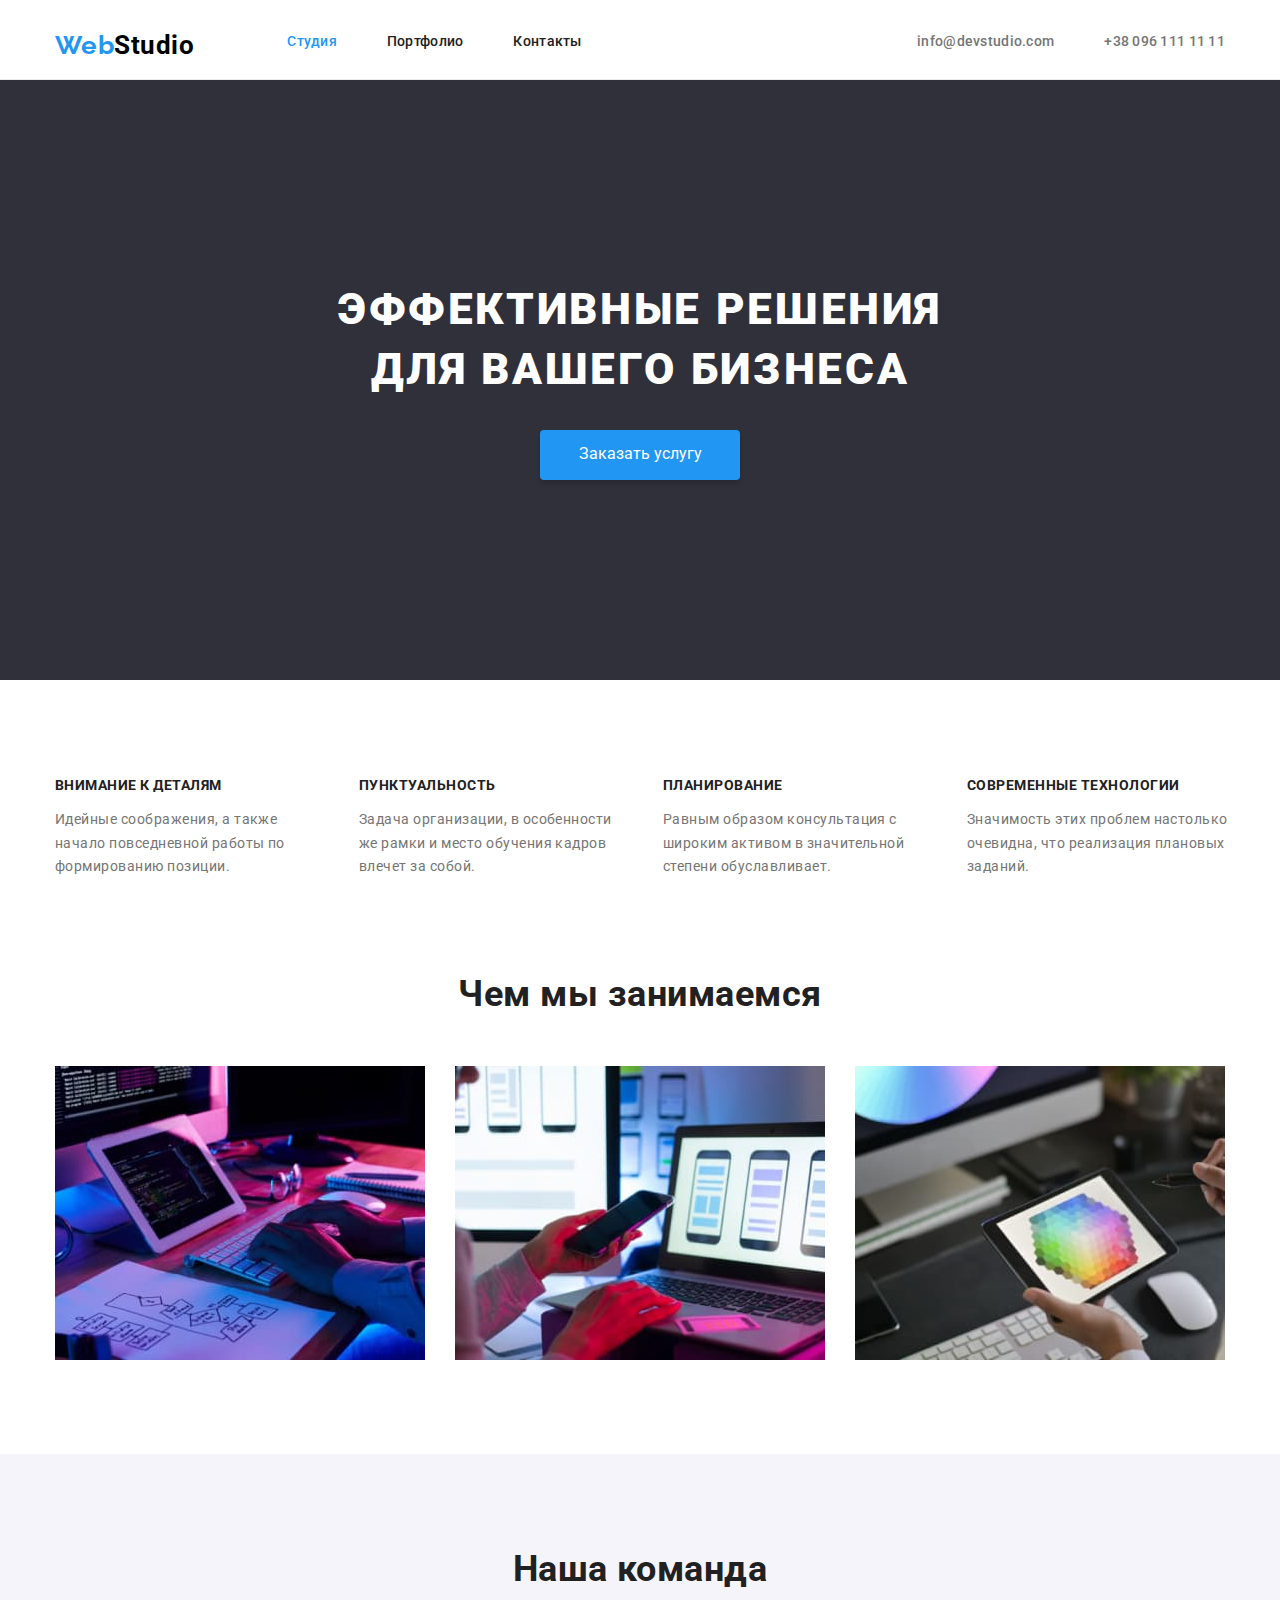
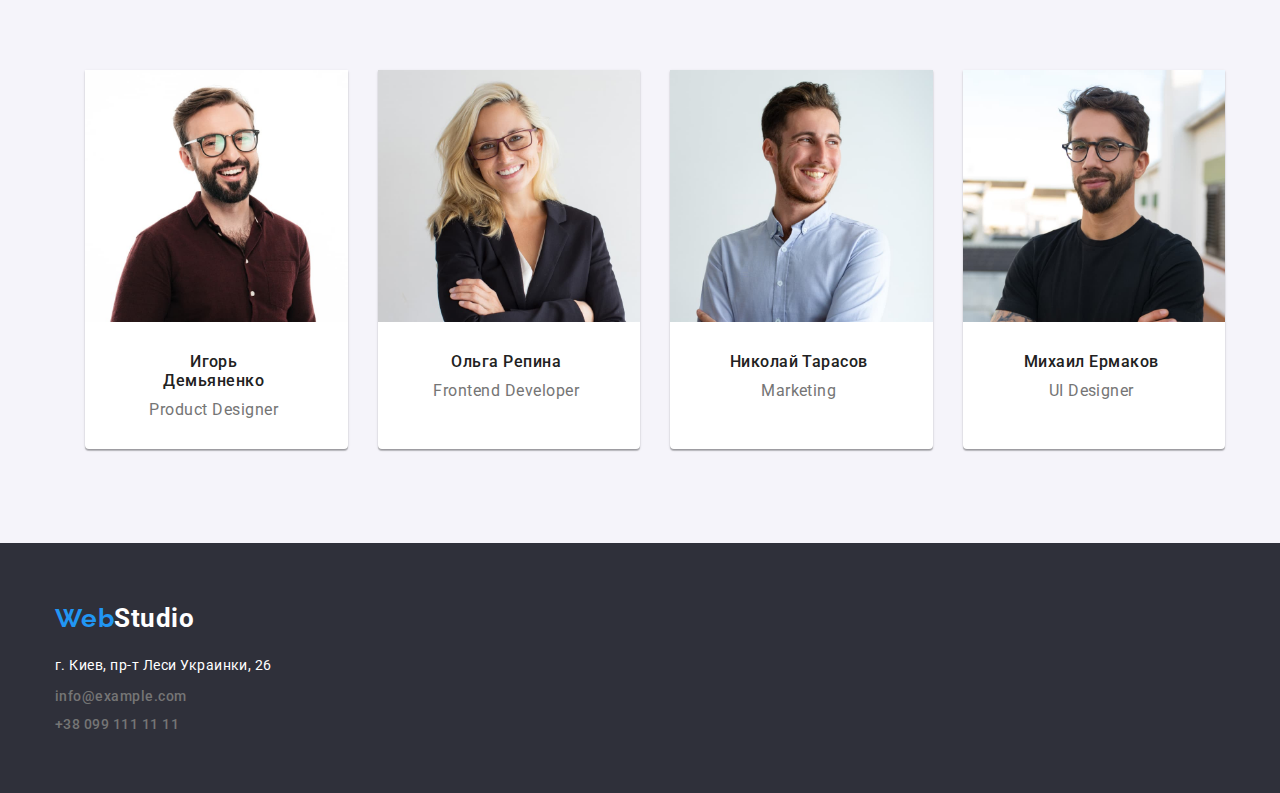
<file: index.html>
<!DOCTYPE html>
<html lang="ru">
<head>
    <meta charset="UTF-8">
    <meta http-equiv="X-UA-Compatible" content="IE=edge">
    <meta name="viewport" content="width=device-width, initial-scale=1.0">
    <title>Главная | Студия</title>
    <link rel="stylesheet"
        href="https://fonts.googleapis.com/css2?family=Raleway:wght@700&family=Roboto:wght@400;500;700;900&display=swap">
    <link rel="stylesheet" href="./css/modern-normalize.css">
        <link rel="stylesheet" href="./css/styles.css">
</head>

    <body>
        <!-- header -->
        <header class="page-header">
            <div class="container">
                <!-- webstudio logo -->
                <a class="logo-second" href="./index.html"><span class="logo-first">Web</span>Studio</a>
                <!-- website navigation -->
                <nav>
                    <ul class="nav list">
                        <li class="item"><a class="nav-links current" href="./index.html">Студия</a></li>
                        <li class="item"><a class="nav-links" href="./portfolio.html">Портфолио</a></li>
                        <li class="item"><a class="nav-links" href="">Контакты</a></li>
                    </ul>
                </nav>
                
                <!-- contacts -->
                <ul class="auth list">
                    <li class="item"><a class="auth-nav" href="mailto:info@devstudio.com">info@devstudio.com</a></li>
                    <li class="item"><a class="auth-nav" href="tel:+380961111111">+38 096 111 11 11</a></li>
                </ul>
            </div>
        </header>
        
        <main>
        <!-- hero -->
            <section class="hero">
                <div class="container">
                    <h1 class="hero-title">Эффективные решения <br /> для вашего бизнеса</h1>
                    <button type="button" class="button">Заказать услугу</button>
                </div>
            </section>

        <!-- our advantagies -->
            <section class="section">
                <div class="container">
                    <h2 class="section-title hidden">Наши преимущества</h2>
                    <ul class="advantagies-list list">
                    <li class="items">
                        <h3 class="title">Внимание к деталям</h3>
                        <p class="text">Идейные соображения, а также начало повседневной работы по формированию позиции.</p>
                    </li>

                    <li class="items">
                        <h3 class="title">Пунктуальность</h3>
                        <p class="text">Задача организации, в особенности же рамки и место обучения кадров влечет за собой.</p>
                    </li>
                    <li class="items">
                        <h3 class="title">Планирование</h3>
                        <p class="text">Равным образом консультация с широким активом в значительной степени обуславливает.</p>
                    </li>
                    <li class="items">
                        <h3 class="title">Современные технологии</h3>
                        <p class="text">Значимость этих проблем настолько очевидна, что реализация плановых заданий.</p>
                    </li>
                </ul>
                </div>
            </section>

        <!-- what we do -->
            <section class="section no-top-padding">
               <div class="container">
                    <h2 class="section-title">Чем мы занимаемся</h2>
                    <ul class="examples list">
                        <li class="pics"><img src="./images/box1.jpg" alt="Человек работает за компьютером" width="370"></li>
                        <li class="pics"> <img src="./images/box2.jpg" alt="Человек cо смартфоном в руках работает за компьютером" width="370"></li>
                        <li class="pics"><img src="./images/box3.jpg" alt="Человек с планшетом в руках работает за компьютером" width="370"></li>
                    </ul>
               </div>
            </section>

        <!-- our team -->
            <section class="section bg-color">
                <div class="container">
                    <h2 class="section-title">Наша команда</h2>
                    <ul class="team-list list">
                        <li class="team-thumb">
                            <img src="./images/img.jpg" alt="Фото дизайнера продукта" width="270">
                            
                            <div class="content">
                                <h3 class="title">Игорь Демьяненко</h3>
                                <p class="text">Product Designer</p>
                            </div>
                        </li>
                    
                        <li class="team-thumb">
                            <img src="./images/img1.jpg" alt="Фото фронтэнд разработчика" width="270">
                            
                            <div class="content">
                                <h3 class="title">Ольга Репина</h3>
                                <p class="text">Frontend Developer</p>
                            </div>
                        </li>
                    
                        <li class="team-thumb">
                            <img src="./images/img2.jpg" alt="Фото маркетолога" width="270">
                            
                            <div class="content">
                                <h3 class="title">Николай Тарасов</h3>
                                <p class="text">Marketing</p>
                            </div>
                        </li>
                    
                        <li class="team-thumb">
                            <img src="./images/img3.jpg" alt="Фото дизайнера" width="270">
                            
                            <div class="content">
                                <h3 class="title">Михаил Ермаков</h3>
                                <p class="text">UI Designer</p>
                            </div>
                        </li>
                    </ul>
                </div>
            </section>
        </main>

        <!-- fotter -->
        <footer class="footer-bcg">
            <div class="container">
                <a class="logo-third" href="./index.html"><span class="logo-first">Web</span>Studio</a>
                <address>
                    <ul class="footer-info list">
                        <li class="item">
                            <a class="geo-link"
                                href="https://goo.gl/maps/qYnhFTQPUGNC2JMP8">
                                г. Киев, пр-т Леси Украинки, 26
                            </a>
                        </li>
                        <li class="item"><a class="link" href="mailto:info@example.com">info@example.com</a></li>
                        <li class="item"><a class="link" href="tel:+380991111111">+38 099 111 11 11</a></li>
                    </ul>
                </address>
            </div>
        </footer>
    </body>
</html>
</file>
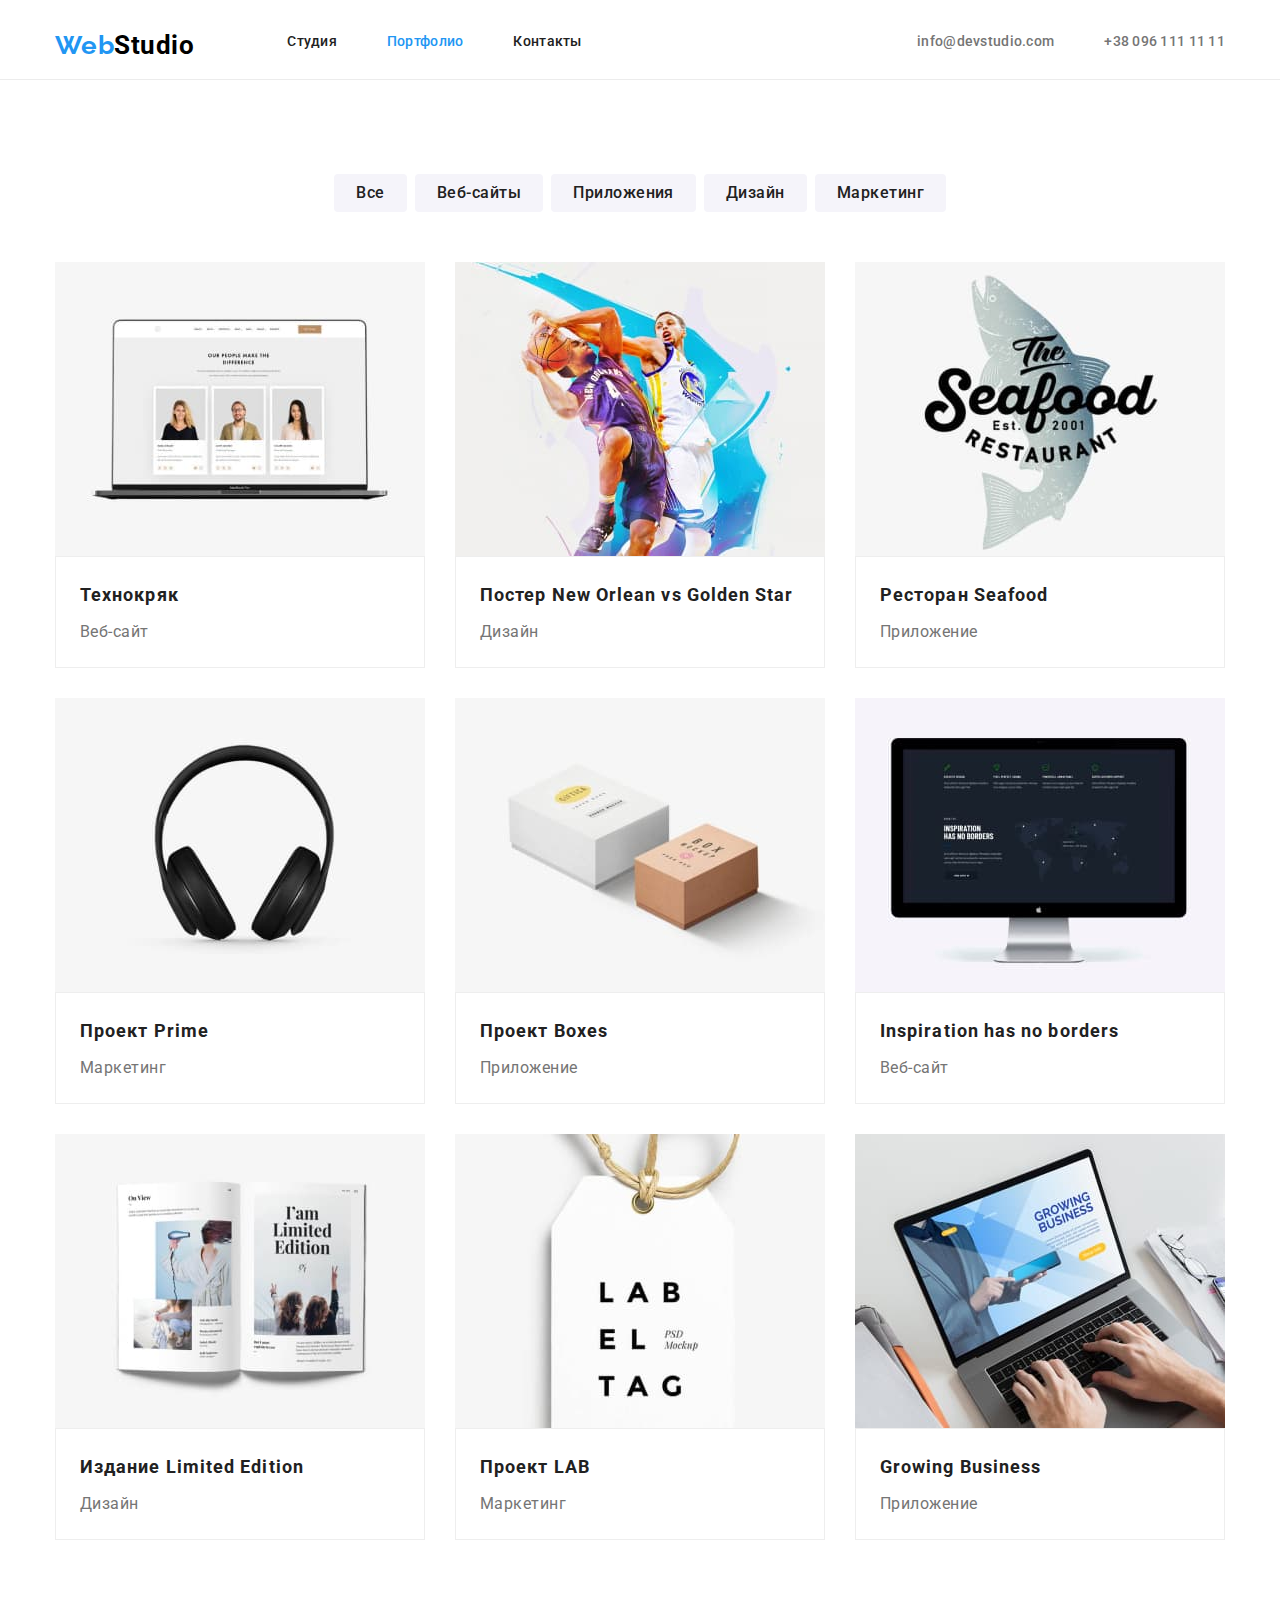
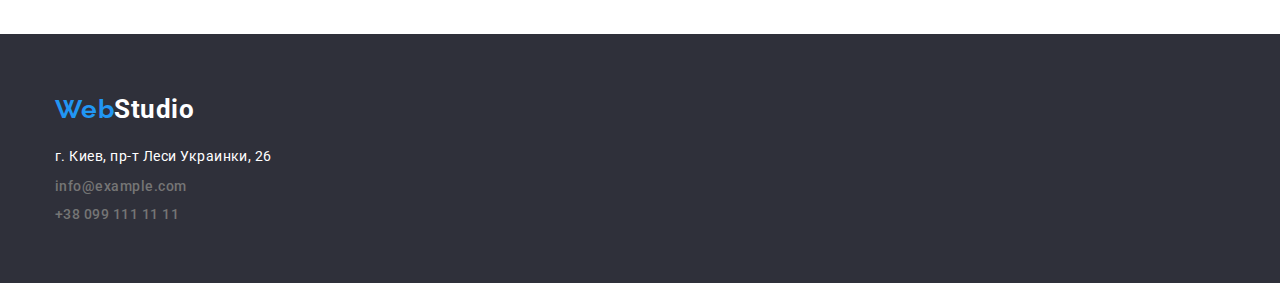
<file: portfolio.html>
<!DOCTYPE html>
<html lang="en">
<head>
    <meta charset="UTF-8">
    <meta http-equiv="X-UA-Compatible" content="IE=edge">
    <meta name="viewport" content="width=device-width, initial-scale=1.0">
    <title>Portfolio</title>
    <link rel="stylesheet"
        href="https://fonts.googleapis.com/css2?family=Raleway:wght@700&family=Roboto:wght@400;500;700;900&display=swap">
    <link rel="stylesheet" href="./css/modern-normalize.css">
        <link rel="stylesheet" href="./css/styles.css">
</head>

<body>
    <!-- header -->
    <header class="page-header">
        <div class="container">
            <!-- webstudio logo -->
            <a class="logo-second" href="./index.html"><span class="logo-first">Web</span>Studio</a>
            <!-- website navigation -->
            <nav>
                <ul class="nav list">
                    <li class="item"><a class="nav-links" href="./index.html">Студия</a></li>
                    <li class="item"><a class="nav-links current" href="./portfolio.html">Портфолио</a></li>
                    <li class="item"><a class="nav-links" href="">Контакты</a></li>
                </ul>
            </nav>
    
            <!-- contacts -->
            <ul class="auth list">
                <li class="item"><a class="auth-nav" href="mailto:info@devstudio.com">info@devstudio.com</a></li>
                <li class="item"><a class="auth-nav" href="tel:+380961111111">+38 096 111 11 11</a></li>
            </ul>
        </div>
    </header>

    <!-- main section -->
    <main>
        <section class="section">
            <div class="container">
                <h1 class="section-title hidden">Примеры работ</h1>
                
                <ul class="submenu list">
                    <li class="filter"><button type="button" class="submenu-button">Все</button></li>
                    <li class="filter"><button type="button" class="submenu-button">Веб-сайты</button></li>
                    <li class="filter"><button type="button" class="submenu-button">Приложения</button></li>
                    <li class="filter"><button type="button" class="submenu-button">Дизайн</button></li>
                    <li class="filter"><button type="button" class="submenu-button">Маркетинг</button></li>
                </ul>
                
                <ul class="projects list">
                    <li class="cards">
                        <a class="link" href=""><img src="./images/work-examples/technokryak-web-site.jpg"
                                alt="Изображение сайта Технокряк" width="370">
                            <div class="description">
                                <h2 class="example">Технокряк</h2>
                                <p class="text">Веб-сайт</p>
                            </div>
                        </a>
                    </li>
                
                    <li class="cards">
                        <a class="link" href=""><img src="./images/work-examples/poster-new-orlean-vs-golden-star-design.jpg"
                                alt="Два баскетболиста борятся за мяч" width="370">
                            <div class="description">
                                <h2 class="example">Постер New Orlean vs Golden Star</h2>
                                <p class="text">Дизайн</p>
                            </div>
                        </a>
                    </li>
                
                    <li class="cards">
                        <a class="link" href=""><img src="./images/work-examples/seafood-restraunt-app.jpg"
                                alt="Логотип ресторана Seafood" width="370">
                            <div class="description">
                                <h2 class="example">Ресторан Seafood</h2>
                                <p class="text">Приложение</p>
                            </div>
                        </a>
                    </li>
                
                    <li class="cards">
                        <a class="link" href=""><img src="./images/work-examples/prime-project-marketing.jpg"
                                alt="Наушники, которые надеваются через голову" width="370">
                            <div class="description">
                                <h2 class="example">Проект Prime</h2>
                                <p class="text">Маркетинг</p>
                            </div>
                        </a>
                    </li>
                
                    <li class="cards">
                        <a class="link" href=""><img src="./images/work-examples/boxes-project-app.jpg"
                                alt="Две коробки. Одна белая, другая коричневая" width="370">
                            <div class="description">
                                <h2 class="example">Проект Boxes</h2>
                                <p class="text">Приложение</p>
                            </div>
                        </a>
                    </li>
                
                    <li class="cards">
                        <a class="link" href=""><img src="./images/work-examples/web-site-inspiration.jpg"
                                alt="Компьютер Mac с открытым сайтом" width="370">
                            <div class="description">
                                <h2 class="example">Inspiration has no borders</h2>
                                <p class="text">Веб-сайт</p>
                            </div>
                        </a>
                    </li>
                
                    <li class="cards">
                        <a class="link" href=""><img src="./images/work-examples/publisher-limited-edition-design.jpg"
                                alt="Разворот журнала с иллюстрациями" width="370">
                            <div class="description">
                                <h2 class="example">Издание Limited Edition</h2>
                                <p class="text">Дизайн</p>
                            </div>
                        </a>
                    </li>
                
                    <li class="cards">
                        <a class="link" href=""><img src="./images/work-examples/project-lab-app.jpg" alt="Лейбл с логотипом компании"
                                width="370">
                            <div class="description">
                                <h2 class="example">Проект LAB</h2>
                                <p class="text">Маркетинг</p>
                            </div>
                        </a>
                    </li>
                
                    <li class="cards">
                        <a class="link" href=""><img src="./images/work-examples/growing-business-app.jpg"
                                alt="Ноутбук с приложением Growing Business" width="370">
                            <div class="description">
                                <h2 class="example">Growing Business</h2>
                                <p class="text">Приложение</p>
                            </div>
                        </a>
                    </li>
                </ul>
            </div>
        </section>
    </main>

    <!-- fotter -->
    <footer class="footer-bcg">
        <div class="container">
            <a class="logo-third" href="./index.html"><span class="logo-first">Web</span>Studio</a>
            <address>
                <ul class="footer-info list">
                    <li class="item">
                        <a class="geo-link" href="https://goo.gl/maps/qYnhFTQPUGNC2JMP8">
                            г. Киев, пр-т Леси Украинки, 26
                        </a>
                    </li>
                    <li class="item"><a class="link" href="mailto:info@example.com">info@example.com</a></li>
                    <li class="item"><a class="link" href="tel:+380991111111">+38 099 111 11 11</a></li>
                </ul>
            </address>
        </div>
    </footer>

</body>
</html>
</file>
<file: css/styles.css>
/* Цвет кнопок первичный #2196F3 */
/* Цвет заголовков #212121 */
/* Цвет текста в абзацах #757575  */
/* Цвет текста белый #ffffff */
/* цвет ссылок в футере rgba(255,255,255, .6) */

/* Оформление элементов с общим дизайном */
:root {
  --primary-color: #2196f3;
  --headings-color: #212121;
  --primary-text-color: #757575;
  --secondary-text-color: #ffffff;
  --footer-links-color: rgba(255, 255, 255, 0.6);
  --bcg-color: #2f303a;
  --logo-last-part1-color: #000000;
  --logo-last-part2-color: #ffffff;

  --cage-gaps: 30px;
}

body {
  font-family: Roboto, sans-serif;
  letter-spacing: 0.03em;

  background-color: var(--secondary-text-color);
  color: var(--primary-text-color);
}

/* Классы-утилиты */

/* убирает стили у всех списков */
.list {
  margin: 0;
  padding: 0;

  list-style: none;
}

/* скрывает заголовок */
.hidden {
  position: absolute;
  top: -9999px;
  left: -9999px;
}

/* добавляет нижний отступ для хедера в портфолио
.bottom-margin {
  margin-bottom: 94px;
} */

/* убирает нижний зазор у картинок с тегом img */

img {
  display: block;
  max-width: 100%;
}

/* Добавляет фоновый цвет для секции Наша команда */
.bg-color {
  background-color: #f5f4fa;
}

/* универсальный контейнер */

.container {
  width: 1200px;
  padding-right: 15px;
  padding-left: 15px;
  margin-left: auto;
  margin-right: auto;

  /* background-color: lightblue; */
}

/* Оформление хедера */

.page-header {
  height: 80px;
  border-bottom: 1px solid #ececec;
}

.page-header .container {
  display: flex;
  align-items: center;
}

.nav {
  display: flex;
  margin-left: 93px;
}

.nav .item {
  padding-top: 32px;
  padding-bottom: 32px;
  margin-right: 50px;
}

.nav :last-child {
  margin-right: 0;
}

.auth {
  display: flex;
  margin-left: auto;
}

.auth .item {
  margin-right: 50px;
}

.auth :last-child {
  margin-right: 0px;
}

/* Оформление логотипа */

.logo-first {
  font-family: Raleway, sans-serif;
  font-weight: 700;
  font-size: 26px;
  line-height: 1.19;
  letter-spacing: 0.03em;
  text-decoration: none;

  color: var(--primary-color);
}

.logo-second {
  font-weight: 700;
  font-size: 26px;
  line-height: 1.19;
  text-decoration: none;

  color: var(--logo-last-part1-color);
}

.logo-third {
  font-weight: 700;
  font-size: 26px;
  line-height: 1.19;
  text-decoration: none;

  color: var(--logo-last-part2-color);
}

/* ОФормление навигации */

.nav .nav-links {
  font-weight: 500;
  font-size: 14px;
  line-height: 1.14;
  letter-spacing: 0.02em;
  text-decoration: none;

  color: var(--headings-color);
}

.nav .nav-links:hover,
.nav .nav-links:focus {
  color: var(--primary-color);
  border: none;
}

.nav .nav-links.current {
  color: #2196f3;
}

/* Оформление ссылок в секции контактов */

.auth .auth-nav {
  font-weight: 500;
  font-size: 14px;
  line-height: 1.14;
  letter-spacing: 0.02em;
  text-decoration: none;

  color: var(--primary-text-color);
}

.auth .auth-nav:hover,
.auth .auth-nav:focus {
  color: var(--primary-color);
}

/* Оформляем Hero */

.hero {
  padding-top: 200px;
  padding-bottom: 200px;

  background-color: var(--bcg-color);
}

.hero-title {
  margin-top: 0;
  margin-bottom: 30px;
  padding: 0;

  font-weight: 900;
  font-size: 44px;
  line-height: 1.36;

  text-align: center;
  letter-spacing: 0.06em;
  text-transform: uppercase;

  color: var(--secondary-text-color);
}

.hero > .container {
  text-align: center;
}

/* оформление секций */
.section {
  padding-top: 94px;
  padding-bottom: 94px;
}

/* .section > .container {
  margin-bottom: 94px;

} */

.title {
  margin-top: 0;
  margin-right: 0;
  margin-bottom: 10px;
  margin-left: 0;

  padding: 0;
}

.section-title {
  margin: 0;
  padding: 0;

  font-weight: 700;
  font-size: 36px;
  line-height: 1.17;
  text-align: center;

  color: var(--headings-color);
}

/* Сетка для блока Наши преимущества */
.advantagies-list {
  display: flex;
  margin-right: -30px;
  margin-top: -30px;

  /* margin-top: var(-1 * (--cage-gaps));
  margin-left: var(-1 * (--cage-gaps)); */
  padding: 0;
}

.items {
  flex-basis: calc(91% / 3 - 90px);
  margin-right: 30px;
  margin-top: 30px;

  /* flex-basis: calc((100% - var(--cage-gaps)) / 4);
  margin-top: var(--cage-gaps);
  margin-left: var(--cage-gaps); */

  /* outline: 1px solid darkblue; */
}

.items:last-child {
  margin-right: 0;
}

.items .text {
  margin: 0;

  font-size: 14px;
  line-height: 1.71;
}

.advantagies-list .title {
  font-weight: 700;
  font-size: 14px;
  line-height: 1.14;
  text-transform: uppercase;

  color: var(--headings-color);
}

.advantagies-list .title {
  font-size: 14px;
  line-height: 1.71;
}

.team-list .title {
  font-weight: 500;
  font-size: 16px;
  line-height: 1.19;

  color: var(--headings-color);
}

.team-list .text {
  font-size: 16px;
  line-height: 1.19;
}

/* Оформление секции Что мы делаем*/

.container > .section-title {
  margin-bottom: 50px;
}

.container .examples {
  display: flex;
}

.examples {
  flex-basis: calc(100% / 2 - 60px);
  margin-top: -30px;
  margin-right: -30px;

  /*   
  flex-basis: calc((100% - 60px) / 3);
  margin-top: var(-1 * (--cage-gaps));
  margin-left: var(-1 * (--cage-gaps)); */
}

.pics {
  margin-top: 30px;
  margin-right: 30px;

  /* margin-top: var(--cage-gaps);
  margin-left: var(--cage-gaps); */
}

.pics:last-of-type {
  margin-right: 0;
}

.no-top-padding {
  padding-top: 0;
}

/* Оформление секции Наша команда */

/* Сетка для секции Наша команда */

.team-list {
  display: flex;
  margin-top: var(-1 * (--cage-gaps));
  margin-left: var(-1 * (--cage-gaps));
  padding: 0;
}

.team-thumb {
  flex-basis: calc((100% - var(--cage-gaps)) / 4);
  margin-top: var(--cage-gaps);
  margin-left: var(--cage-gaps);

  box-shadow: 0px 1px 3px rgba(0, 0, 0, 0.12), 0px 1px 1px rgba(0, 0, 0, 0.14),
    0px 2px 1px rgba(0, 0, 0, 0.2);
  border-radius: 0px 0px 4px 4px;
  overflow: hidden;

  background-color: #ffffff;
}

.team-thumb .title {
  margin-bottom: 10px;
}

/* Обертка для заголовка и текста под фото команды */

.team-thumb .content {
  padding-top: 30px;
  padding-right: 58px;
  padding-bottom: 30px;
  padding-left: 53px;

  text-align: center;
}

.content .text {
  margin: 0;
  padding: 0;
}

/* Оформление адреса в футуре  */

.footer-bcg {
  background-color: var(--bcg-color);
}

.footer-bcg .container {
  padding-top: 60px;
  padding-bottom: 60px;
}

.container .logo-third {
  display: block;
  margin-bottom: 20px;
}

.item:not(:last-child) {
  margin-bottom: 9px;
}

.item .geo-link {
  font-size: 14px;
  line-height: 1.71;
  text-decoration: none;
  font-style: normal;

  color: var(--secondary-text-color);
}

.footer-info {
  min-width: 231px;
}

.footer-info .link {
  font-weight: 500;
  font-size: 14px;
  line-height: 1.14;
  text-decoration: none;
  font-style: normal;

  color: var(--primary-text-color);
}

.footer-info .link:hover,
.footer-info .link:focus {
  background-color: var(--primary-color);
  color: var(--secondary-text-color);
}

/* Оформление кнопки для Hero*/

.hero .button {
  display: inline-block;
  min-width: 200px;
  height: 50px;

  padding-top: 10px;
  padding-left: 32px;
  padding-bottom: 10px;
  padding-right: 32px;

  font-family: inherit;
  text-align: center;

  border: none;
  box-shadow: 0 4px 4px rgba(0, 0, 0, 0.15);
  border-radius: 4px;

  color: var(--secondary-text-color);
  background-color: var(--primary-color);
  cursor: pointer;
}

/* Оформление страницы Portfolio */

/* Офорляем секции в main */

.projects .example {
  font-weight: 700;
  font-size: 18px;
  line-height: 2;
  letter-spacing: 0.06em;

  color: var(--headings-color);
}

.projects .link {
  text-decoration: none;
  color: var(--primary-text-color);
}

.projects .text {
  font-size: 16px;
  line-height: 1.87;
}

/* оформление кнопок в main страницы Portfolio */

.submenu .submenu-button {
  padding: 6px 22px;
  min-width: 73px;

  font-family: inherit;
  font-weight: 500;
  font-size: 16px;
  line-height: 1.62;
  letter-spacing: 0.03em;

  border: transparent;
  border-radius: 4px;
  /* border-color: #f5f4fa; */

  color: var(--headings-color);
  background-color: #f5f4fa;
}

.submenu .submenu-button:hover,
.submenu .submenu-button:focus {
  color: var(--secondary-text-color);
  background-color: var(--primary-color);
  border-color: var(--primary-color) solid transparent;
  cursor: pointer;

  /* box-shadow: 0px 3px 1px rgba(0, 0, 0, 0.1), 0px 1px 2px rgba(0, 0, 0, 0.08),
    0px 2px 2px rgba(0, 0, 0, 0.12);
  border-radius: 4px; */
}

.submenu .submenu-button.current {
  color: var(--secondary-text-color);
  background-color: var(--primary-color);
}

/* Позиционирование фильтра на странице Portfolio */
.submenu {
  display: flex;
  justify-content: center;
  align-items: center;
  padding-bottom: 50px;
}

.submenu .filter {
  padding-right: 8px;
}

.filter:last-child {
  padding-right: 0;
}

/* Сетка для портфолио с примерами работ */

.projects {
  display: flex;
  flex-wrap: wrap;
  margin-top: -30px;
  margin-left: -30px;

  /* margin-top: var(-1 (--cage-gaps));
  margin-left: var(-1 (--cage-gaps)); */
  /* не работает почему-то */
}

.cards {
  flex-basis: calc((100% - 90px) / 3);
  margin-top: 30px;
  margin-left: 30px;
  /* 
  flex-basis: calc ((100% - var(3 (--cage-gaps))) / 3);
  margin-top: var(--cage-gaps);
  margin-left: var(--cage-gaps); */
  /* тоже не работает */
}

.description {
  background: #ffffff;
  border: 1px solid #eeeeee;
}

.description .text {
  margin: 0;
  padding: 0;
}

.cards .description {
  padding: 20px 24px;
}

.description .example {
  margin: 0;
  padding: 0;
  margin-bottom: 4px;
}
</file>
